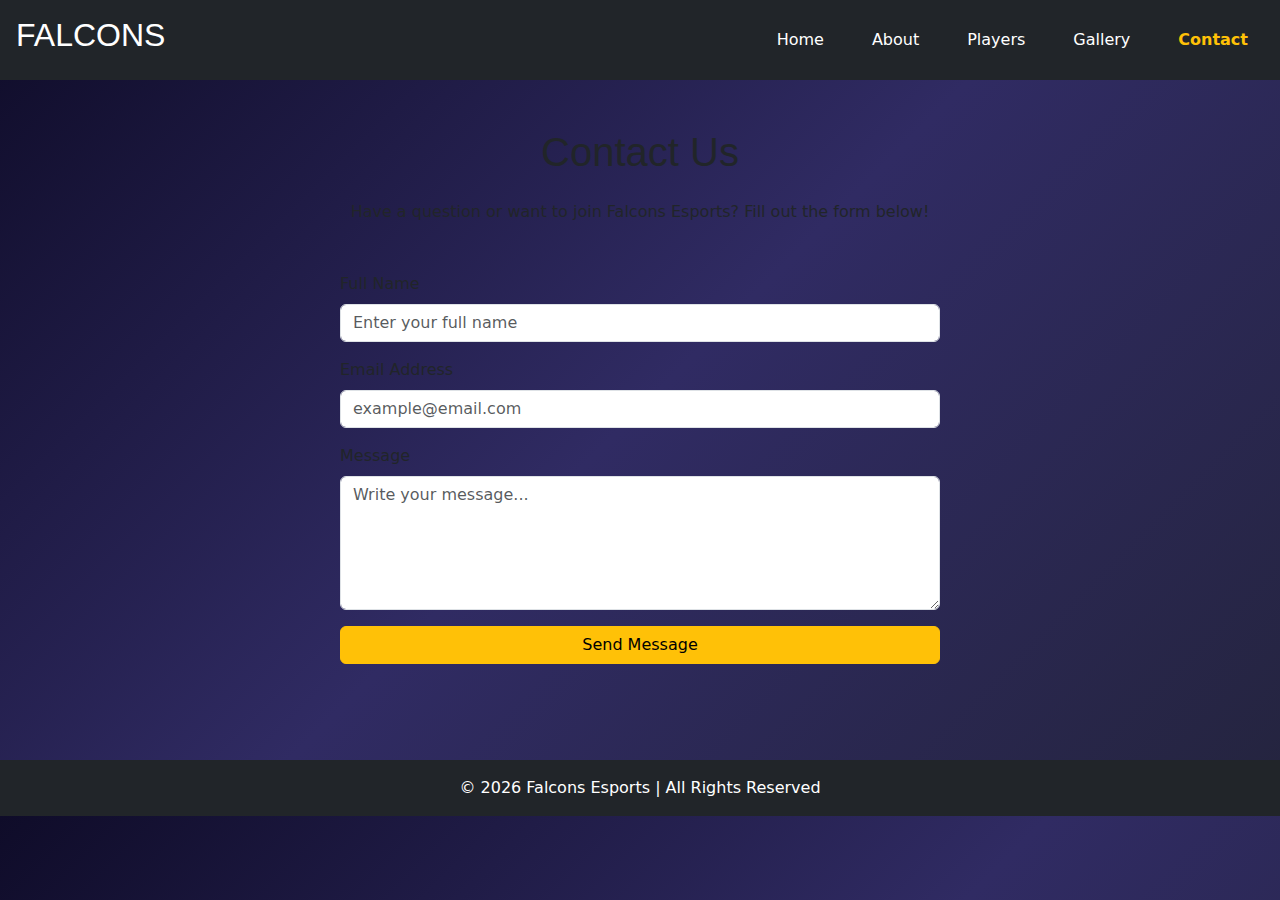
<file: contact.html>
<!DOCTYPE html>
<html lang="en">
<head>
  <meta charset="UTF-8">
  <meta name="viewport" content="width=device-width, initial-scale=1.0">
  <title>Contact | Falcons Esports</title>
  <link rel="stylesheet" href="style.css">
  <link href="https://cdn.jsdelivr.net/npm/bootstrap@5.3.2/dist/css/bootstrap.min.css" rel="stylesheet">
  <script src="https://code.jquery.com/jquery-3.7.1.min.js"></script>
</head>

<body>
  <!-- ===== HEADER ===== -->
  <header class="d-flex justify-content-between align-items-center p-3 bg-dark text-white">
    <div class="logo">
      <h2 class="m-0">FALCONS</h2>
    </div>
    <nav>
      <ul class="nav">
        <li class="nav-item"><a href="index.html" class="nav-link text-white">Home</a></li>
        <li class="nav-item"><a href="about.html" class="nav-link text-white">About</a></li>
        <li class="nav-item"><a href="players.html" class="nav-link text-white">Players</a></li>
        <li class="nav-item"><a href="gallery.html" class="nav-link text-white">Gallery</a></li>
        <li class="nav-item"><a href="contact.html" class="nav-link text-warning fw-bold">Contact</a></li>
      </ul>
    </nav>
  </header>

  <!-- ===== MAIN ===== -->
  <main class="container py-5">
    <h1 class="text-center mb-4">Contact Us</h1>
    <p class="text-center mb-5">Have a question or want to join Falcons Esports? Fill out the form below!</p>

    <!-- Alert -->
    <div id="formAlert" class="alert d-none" role="alert" aria-live="polite"></div>

    <!-- Contact Form -->
    <!-- Добавил novalidate чтобы браузер не мешал нашему кастомному JS-валидации -->
    <form id="contactForm" class="mx-auto" style="max-width:600px;" novalidate>
      <div class="mb-3">
        <label for="name" class="form-label">Full Name</label>
        <input type="text" id="name" class="form-control" placeholder="Enter your full name" required>
        <div class="invalid-feedback">Please enter your name.</div>
      </div>

      <div class="mb-3">
        <label for="email" class="form-label">Email Address</label>
        <input type="email" id="email" class="form-control" placeholder="example@email.com" required>
        <div class="invalid-feedback">Please enter a valid email address.</div>
      </div>

      <div class="mb-3">
        <label for="message" class="form-label">Message</label>
        <textarea id="message" class="form-control" rows="5" placeholder="Write your message..." required></textarea>
        <div class="invalid-feedback">Please write a message.</div>
      </div>

      <button type="submit" class="btn btn-warning w-100">Send Message</button>
    </form>
  </main>

  <!-- ===== FOOTER ===== -->
  <footer class="bg-dark text-white text-center p-3 mt-5">
    <p class="m-0">© <span id="year-contact"></span> Falcons Esports | All Rights Reserved</p>
  </footer>

  <!-- ===== JS: Bootstrap + Custom Validation ===== -->
  <script src="https://cdn.jsdelivr.net/npm/bootstrap@5.3.2/dist/js/bootstrap.bundle.min.js"></script>

  <script>
  // contact.js (исправленная рабочая версия)

  $(document).ready(function() {
    // Автообновление футер-год
    $('#year-contact').text(new Date().getFullYear());

    // Правильный email regex (без лишних экранирований)
    const emailRegex = /^[^\s@]+@[^\s@]+\.[^\s@]+$/;

    $('#contactForm').on('submit', function(e) {
      e.preventDefault(); // мы сами управляем отправкой
      let valid = true;

      // Сброс предыдущих состояний
      $('#formAlert').removeClass('alert-success alert-danger').addClass('d-none').text('');
      $('#name, #email, #message').removeClass('is-invalid');

      // Validate Name
      const name = $('#name').val().trim();
      if (name === '') {
        $('#name').addClass('is-invalid');
        valid = false;
      }

      // Validate Email
      const email = $('#email').val().trim();
      if (!emailRegex.test(email)) {
        $('#email').addClass('is-invalid');
        valid = false;
      }

      // Validate Message
      const message = $('#message').val().trim();
      if (message === '') {
        $('#message').addClass('is-invalid');
        valid = false;
      }

      if (!valid) {
        // Показываем кастомный alert, браузерные подсказки отключены novalidate
        $('#formAlert')
          .removeClass('d-none')
          .addClass('alert alert-danger')
          .text('❌ Please fill out all required fields correctly.');

        // Прокрутка к алерту (если форма длинная)
        $('html, body').animate({ scrollTop: $('#formAlert').offset().top - 20 }, 200);
        return;
      }

      // Если всё ок — показываем успешный alert
      $('#formAlert')
        .removeClass('d-none')
        .addClass('alert alert-success')
        .text('✅ Your message has been sent successfully!');

      // Здесь можно добавить отправку через fetch/AJAX на сервер, если есть endpoint.
      // Пример (коммент):
      // $.post('/api/contact', { name, email, message }).done(() => { ... });

      // Сброс формы
      $('#contactForm')[0].reset();

      // Скрол к alert
      $('html, body').animate({ scrollTop: $('#formAlert').offset().top - 20 }, 200);
    });

    // Убираем is-invalid при вводе
    $('#name, #email, #message').on('input', function() {
      if ($(this).hasClass('is-invalid')) $(this).removeClass('is-invalid');
    });
  });
  </script>
</body>
</html>
</file>
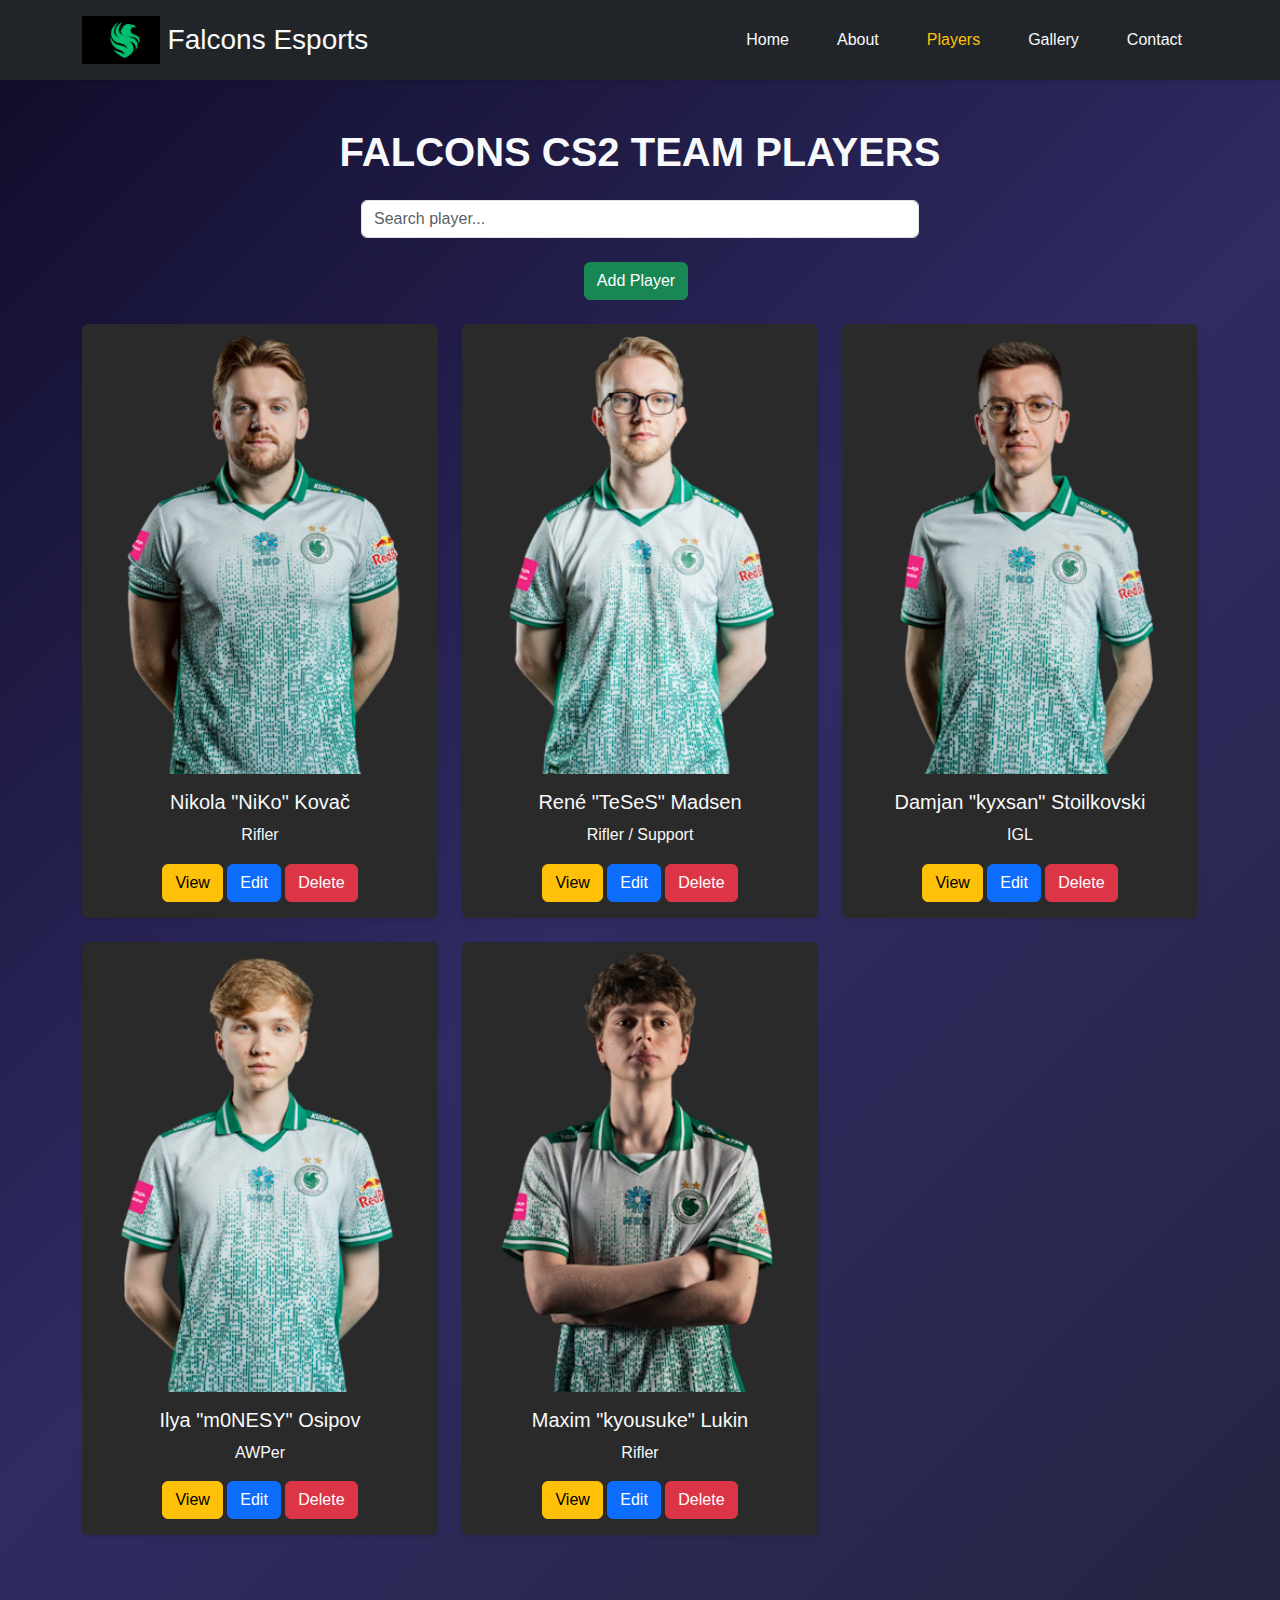
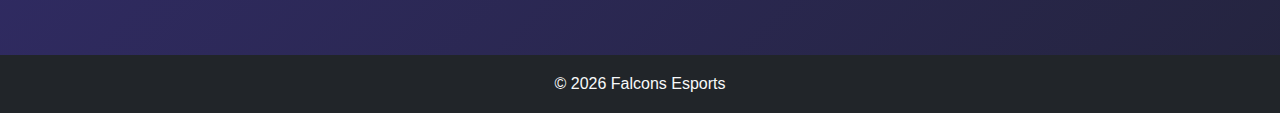
<file: players.html>
<!DOCTYPE html>
<html lang="en">
<head>
  <meta charset="UTF-8">
  <meta name="viewport" content="width=device-width, initial-scale=1.0">
  <title>Players — Falcons Esports</title>
  <link href="https://cdn.jsdelivr.net/npm/bootstrap@5.3.2/dist/css/bootstrap.min.css" rel="stylesheet">
  <link rel="stylesheet" href="style.css">
  <style>
    /* Исправляем фото игроков */
    .card-img-top {
      width: 100%;
      height: 250px;
      object-fit: cover;
    }

    /* Тёмный фон модалки View */
    #playerModal .modal-content {
      background-color: #212529;
      color: #f8f9fa;
    }

    #playerModal .modal-header .btn-close {
      filter: invert(1);
    }
  </style>
</head>
<body>
  <!-- Header -->
  <header class="bg-dark text-light py-3 shadow-sm">
    <div class="container d-flex justify-content-between align-items-center">
      <a href="index.html" class="d-flex align-items-center text-decoration-none text-light">
        <img src="img/лого.webp" alt="Falcons Logo" class="me-2" style="height:48px;" loading="lazy">
        <h3 class="m-0">Falcons Esports</h3>
      </a>
      <nav>
        <ul class="nav">
          <li class="nav-item"><a class="nav-link text-light" href="index.html">Home</a></li>
          <li class="nav-item"><a class="nav-link text-light" href="about.html">About</a></li>
          <li class="nav-item"><a class="nav-link active text-warning" href="players.html">Players</a></li>
          <li class="nav-item"><a class="nav-link text-light" href="gallery.html">Gallery</a></li>
          <li class="nav-item"><a class="nav-link text-light" href="contact.html">Contact</a></li>
        </ul>
      </nav>
    </div>
  </header>

  <!-- Main -->
  <main class="py-5">
    <div class="container">
      <h1 class="text-center mb-4 fw-bold text-uppercase">Falcons CS2 Team Players</h1>

      <!-- Search Bar -->
      <div class="mb-4 text-center">
        <input type="text" id="search-player" class="form-control w-50 mx-auto" placeholder="Search player...">
      </div>

      <!-- CRUD Buttons -->
      <div class="text-center mb-4">
        <button id="add-player-btn" class="btn btn-success me-2">Add Player</button>
      </div>

      <!-- Player Cards -->
      <div class="row" id="players-container">

        <!-- NiKo -->
        <div class="col-md-4 mb-4 player-card" data-name="NiKo">
          <div class="card shadow-sm hover-card">
            <img src="img/nico.png" class="card-img-top" alt="NiKo" loading="lazy">
            <div class="card-body text-center">
              <h5 class="card-title">Nikola "NiKo" Kovač</h5>
              <p class="card-text">Rifler</p>
              <button class="btn btn-warning view-btn" data-bs-toggle="modal" data-bs-target="#playerModal"
                data-nickname="NiKo" data-fullname="Nikola Kovač" data-role="Rifler" data-kd="1.23" data-mvp="12">
                View
              </button>
              <button class="btn btn-primary edit-btn">Edit</button>
              <button class="btn btn-danger delete-btn">Delete</button>
            </div>
          </div>
        </div>

        <!-- TeSeS -->
        <div class="col-md-4 mb-4 player-card" data-name="TeSeS">
          <div class="card shadow-sm hover-card">
            <img src="img/tes.webp" class="card-img-top" alt="TeSeS" loading="lazy">
            <div class="card-body text-center">
              <h5 class="card-title">René "TeSeS" Madsen</h5>
              <p class="card-text">Rifler / Support</p>
              <button class="btn btn-warning view-btn" data-bs-toggle="modal" data-bs-target="#playerModal"
                data-nickname="TeSeS" data-fullname="René Madsen" data-role="Rifler / Support" data-kd="1.10" data-mvp="8">
                View
              </button>
              <button class="btn btn-primary edit-btn">Edit</button>
              <button class="btn btn-danger delete-btn">Delete</button>
            </div>
          </div>
        </div>

        <!-- kyxsan -->
        <div class="col-md-4 mb-4 player-card" data-name="kyxsan">
          <div class="card shadow-sm hover-card">
            <img src="img/kyx.webp" class="card-img-top" alt="kyxsan" loading="lazy">
            <div class="card-body text-center">
              <h5 class="card-title">Damjan "kyxsan" Stoilkovski</h5>
              <p class="card-text">IGL</p>
              <button class="btn btn-warning view-btn" data-bs-toggle="modal" data-bs-target="#playerModal"
                data-nickname="kyxsan" data-fullname="Damjan Stoilkovski" data-role="IGL" data-kd="1.05" data-mvp="10">
                View
              </button>
              <button class="btn btn-primary edit-btn">Edit</button>
              <button class="btn btn-danger delete-btn">Delete</button>
            </div>
          </div>
        </div>

        <!-- m0NESY -->
        <div class="col-md-4 mb-4 player-card" data-name="m0NESY">
          <div class="card shadow-sm hover-card">
            <img src="img/mo.webp" class="card-img-top" alt="m0NESY" loading="lazy">
            <div class="card-body text-center">
              <h5 class="card-title">Ilya "m0NESY" Osipov</h5>
              <p class="card-text">AWPer</p>
              <button class="btn btn-warning view-btn" data-bs-toggle="modal" data-bs-target="#playerModal"
                data-nickname="m0NESY" data-fullname="Ilya Osipov" data-role="AWPer" data-kd="1.30" data-mvp="14">
                View
              </button>
              <button class="btn btn-primary edit-btn">Edit</button>
              <button class="btn btn-danger delete-btn">Delete</button>
            </div>
          </div>
        </div>

        <!-- kyousuke -->
        <div class="col-md-4 mb-4 player-card" data-name="kyousuke">
          <div class="card shadow-sm hover-card">
            <img src="img/ky.png" class="card-img-top" alt="kyousuke" loading="lazy">
            <div class="card-body text-center">
              <h5 class="card-title">Maxim "kyousuke" Lukin</h5>
              <p class="card-text">Rifler</p>
              <button class="btn btn-warning view-btn" data-bs-toggle="modal" data-bs-target="#playerModal"
                data-nickname="kyousuke" data-fullname="Maxim Lukin" data-role="Rifler" data-kd="1.08" data-mvp="9">
                View
              </button>
              <button class="btn btn-primary edit-btn">Edit</button>
              <button class="btn btn-danger delete-btn">Delete</button>
            </div>
          </div>
        </div>

      </div>
    </div>
  </main>

  <!-- View Player Modal -->
  <div class="modal fade" id="playerModal" tabindex="-1" aria-labelledby="playerModalLabel" aria-hidden="true">
    <div class="modal-dialog modal-dialog-centered">
      <div class="modal-content">
        <div class="modal-header">
          <h5 class="modal-title">Player Profile</h5>
          <button type="button" class="btn-close" data-bs-dismiss="modal"></button>
        </div>
        <div class="modal-body">
          <p><strong>Nickname:</strong> <span id="modal-nickname"></span></p>
          <p><strong>Full Name:</strong> <span id="modal-fullname"></span></p>
          <p><strong>Role:</strong> <span id="modal-role"></span></p>
          <p><strong>K/D Ratio:</strong> <span id="modal-kd"></span></p>
          <p><strong>MVPs:</strong> <span id="modal-mvp"></span></p>
        </div>
      </div>
    </div>
  </div>

  <!-- Modal Add/Edit -->
  <div class="modal fade" id="crudModal" tabindex="-1" aria-hidden="true">
    <div class="modal-dialog">
      <div class="modal-content">
        <div class="modal-header">
          <h5 class="modal-title">Add / Edit Player</h5>
          <button type="button" class="btn-close" data-bs-dismiss="modal"></button>
        </div>
        <div class="modal-body">
          <form id="player-form">
            <input type="hidden" id="player-index">
            <div class="mb-3">
              <label class="form-label">Nickname</label>
              <input type="text" id="nickname" class="form-control" required>
            </div>
            <div class="mb-3">
              <label class="form-label">Full Name</label>
              <input type="text" id="fullname" class="form-control" required>
            </div>
            <div class="mb-3">
              <label class="form-label">Role</label>
              <input type="text" id="role" class="form-control" required>
            </div>
            <div class="mb-3">
              <label class="form-label">K/D Ratio</label>
              <input type="number" id="kd" class="form-control" step="0.01" required>
            </div>
            <div class="mb-3">
              <label class="form-label">MVPs</label>
              <input type="number" id="mvp" class="form-control" required>
            </div>
            <button type="submit" class="btn btn-success w-100">Save Player</button>
          </form>
        </div>
      </div>
    </div>
  </div>

  <!-- Footer -->
  <footer class="bg-dark text-light py-3 mt-5">
    <div class="container text-center">
      <p class="mb-0">© <span id="year3"></span> Falcons Esports</p>
    </div>
  </footer>

  <!-- Scripts -->
  <script src="https://code.jquery.com/jquery-3.7.1.min.js"></script>
  <script src="https://cdn.jsdelivr.net/npm/bootstrap@5.3.2/dist/js/bootstrap.bundle.min.js"></script>

  <script>
    $(document).ready(function() {
      // Footer year
      $('#year3').text(new Date().getFullYear());

      // Search
      $("#search-player").on("input", function() {
        var value = $(this).val().toLowerCase();
        $("#players-container .player-card").filter(function() {
          $(this).toggle($(this).data("name").toLowerCase().indexOf(value) > -1);
        });
      });

      // View player modal
      $(document).on('click', '.view-btn', function() {
        $('#modal-nickname').text($(this).data('nickname'));
        $('#modal-fullname').text($(this).data('fullname'));
        $('#modal-role').text($(this).data('role'));
        $('#modal-kd').text($(this).data('kd'));
        $('#modal-mvp').text($(this).data('mvp'));
      });

      // === CRUD ===
      let editIndex = null;

      $('#add-player-btn').click(function() {
        editIndex = null;
        $('#player-form')[0].reset();
        $('#crudModal').modal('show');
      });

      $('#player-form').submit(function(e) {
        e.preventDefault();
        const nickname = $('#nickname').val();
        const fullname = $('#fullname').val();
        const role = $('#role').val();
        const kd = $('#kd').val();
        const mvp = $('#mvp').val();

        if (editIndex === null) {
          // Create new card
          const card = `
            <div class="col-md-4 mb-4 player-card" data-name="${nickname}">
              <div class="card shadow-sm hover-card">
                <img src="img/default.png" class="card-img-top" alt="${nickname}">
                <div class="card-body text-center">
                  <h5 class="card-title">${fullname}</h5>
                  <p class="card-text">${role}</p>
                  <button class="btn btn-warning view-btn" data-bs-toggle="modal" data-bs-target="#playerModal"
                    data-nickname="${nickname}" data-fullname="${fullname}" data-role="${role}" data-kd="${kd}" data-mvp="${mvp}">
                    View
                  </button>
                  <button class="btn btn-primary edit-btn">Edit</button>
                  <button class="btn btn-danger delete-btn">Delete</button>
                </div>
              </div>
            </div>`;
          $('#players-container').append(card);
        } else {
          // Update existing card
          const card = $('#players-container .player-card').eq(editIndex);
          card.find('.card-title').text(fullname);
          card.find('.card-text').text(role);
          card.attr('data-name', nickname);
        }

        $('#crudModal').modal('hide');
      });

      // Edit
      $(document).on('click', '.edit-btn', function() {
        editIndex = $(this).closest('.player-card').index();
        const card = $('#players-container .player-card').eq(editIndex);
        $('#nickname').val(card.data('name'));
        $('#fullname').val(card.find('.card-title').text());
        $('#role').val(card.find('.card-text').text());
        $('#kd').val(card.find('.view-btn').data('kd'));
        $('#mvp').val(card.find('.view-btn').data('mvp'));
        $('#crudModal').modal('show');
      });

      // Delete
      $(document).on('click', '.delete-btn', function() {
        if (confirm('Are you sure you want to delete this player?')) {
          $(this).closest('.player-card').remove();
        }
      });
    });
  </script>
</body>
</html>
</file>
<file: style.css>
/* ===============================
   CSS Variables
================================= */
:root {
  --primary-color: #ffc107;
  --secondary-color: #1c1c1c;
  --accent-color: #ff4d4d;
  --text-color: #f8f9fa;
  --heading-font: 'Montserrat', sans-serif;
  --body-font: 'Roboto', sans-serif;
  --card-bg: #2a2a2a;
  --card-hover-bg: #3b3b3b;
  --btn-hover: #e0a800;
  --gradient-bg: linear-gradient(135deg, #0f0c29, #302b63, #24243e);
}

/* ===============================
   General Styles
================================= */
* {
  margin: 0;
  padding: 0;
  box-sizing: border-box;
}

body {
  font-family: var(--body-font);
  background: var(--gradient-bg);
  color: var(--text-color);
  line-height: 1.6;
}

h1, h2, h3, h4, h5, h6 {
  font-family: var(--heading-font);
}

a {
  text-decoration: none;
  color: inherit;
  transition: color 0.3s;
}

/* ===============================
   Header & Navigation
================================= */
header {
  background-color: var(--secondary-color);
}

header .logo {
  height: 48px;
}

.nav {
  display: flex;
  gap: 1rem;
}

.nav-link {
  padding: 0.5rem 1rem;
}

.nav-link:hover,
.nav-link.active {
  color: var(--primary-color);
}

/* ===============================
   Hero Section
================================= */
.hero {
  min-height: 70vh;
  display: flex;
  justify-content: center;
  align-items: center;
  text-align: center;
  color: var(--text-color);
  background: url('../img/hero-bg.jpg') center/cover no-repeat;
  position: relative;
}

.hero::after {
  content: '';
  position: absolute;
  inset: 0;
  background: rgba(0,0,0,0.5);
}

.hero h1 {
  font-size: 3rem;
  margin-bottom: 1rem;
  position: relative;
  z-index: 1;
}

.hero p {
  font-size: 1.2rem;
  margin-bottom: 1.5rem;
  position: relative;
  z-index: 1;
}

.hero .btn {
  background-color: var(--primary-color);
  border: none;
  color: #000;
  font-weight: bold;
  padding: 0.75rem 1.5rem;
  transition: all 0.3s;
  position: relative;
  z-index: 1;
}

.hero .btn:hover {
  background-color: var(--btn-hover);
  transform: scale(1.05);
}

/* ===============================
   Footer
================================= */
footer {
  background-color: var(--secondary-color);
  color: var(--text-color);
  padding: 1rem 0;
  text-align: center;
}

footer a {
  color: var(--primary-color);
  margin: 0 0.25rem;
  transition: color 0.3s;
}

footer a:hover {
  color: var(--btn-hover);
}

/* ===============================
   Players Page
================================= */
.player-card .card {
  background-color: var(--card-bg);
  color: var(--text-color);
  border: none;
  transition: transform 0.3s, background 0.3s;
  cursor: pointer;
}

.player-card .card:hover {
  transform: translateY(-5px);
  background-color: var(--card-hover-bg);
}

.player-card img {
  height: 450px;
  object-fit: cover;
  transition: transform 0.3s;
}

.player-card img:hover {
  transform: scale(1.05);
}
  /* Тёмный фон модалки View */
    #playerModal .modal-content {
      background-color: #212529;
      color: #f8f9fa;
    }

    #playerModal .modal-header .btn-close {
      filter: invert(1);
    }
    
/* ===============================
   Gallery Page
================================= */
.gallery-section img {
  width: 100%;
  height: 250px;
  object-fit: cover;
  border-radius: 8px;
  transition: transform 0.3s, filter 0.3s;
}

.gallery-section img:hover {
  transform: scale(1.05);
  filter: brightness(1.2);
}

/* Grid spacing */
.row.g-4 {
  gap: 1.5rem;
}

/* ===============================
   About Page
================================= */
.achievements table {
  background-color: var(--card-bg);
  color: var(--text-color);
  border-radius: 8px;
  overflow: hidden;
}

.achievements table th {
  background-color: var(--primary-color);
  color: #000;
}

.achievements table tr:nth-child(even) {
  background-color: #3b3b3b;
}

.values .hover-card {
  background-color: var(--card-bg);
  transition: transform 0.3s, background 0.3s;
}

.values .hover-card:hover {
  transform: translateY(-5px);
  background-color: var(--card-hover-bg);
}

/* ===============================
   Contact Page
================================= */
#contact-form input,
#contact-form textarea {
  background-color: var(--card-bg);
  color: var(--text-color);
  border: 1px solid #555;
  border-radius: 5px;
  padding: 0.75rem;
  width: 100%;
  margin-bottom: 1rem;
}

#contact-form input:focus,
#contact-form textarea:focus {
  outline: none;
  border-color: var(--primary-color);
  box-shadow: 0 0 5px var(--primary-color);
}

#contact-form button {
  background-color: var(--primary-color);
  border: none;
  font-weight: bold;
  padding: 0.75rem;
  transition: background 0.3s, transform 0.3s;
}

#contact-form button:hover {
  background-color: var(--btn-hover);
  transform: translateY(-2px);
}

/* ===============================
   Tables
================================= */
table {
  border-collapse: collapse;
  width: 100%;
}

table th,
table td {
  padding: 0.75rem;
  text-align: left;
}

table tr:nth-child(even) {
  background-color: #2a2a2a;
}

/* ===============================
   Responsive
================================= */
@media (max-width: 768px) {
  .hero h1 {
    font-size: 2rem;
  }

  .nav {
    flex-direction: column;
    gap: 0.5rem;
  }

  .player-card img {
    height: 200px;
  }

  .gallery-section img {
    height: 180px;
  }
}

@media (max-width: 480px) {
  .hero h1 {
    font-size: 1.5rem;
  }

  .hero p {
    font-size: 1rem;
  }

  #contact-form input,
  #contact-form textarea {
    padding: 0.5rem;
  }

  #contact-form button {
    padding: 0.5rem;
  }
}
.card-img-top {
  width: 100%;
  height: 250px; /* можно подогнать под размер карточки */
  object-fit: cover; /* обрезает лишнее, изображение всегда заполняет блок */
}
</file>
